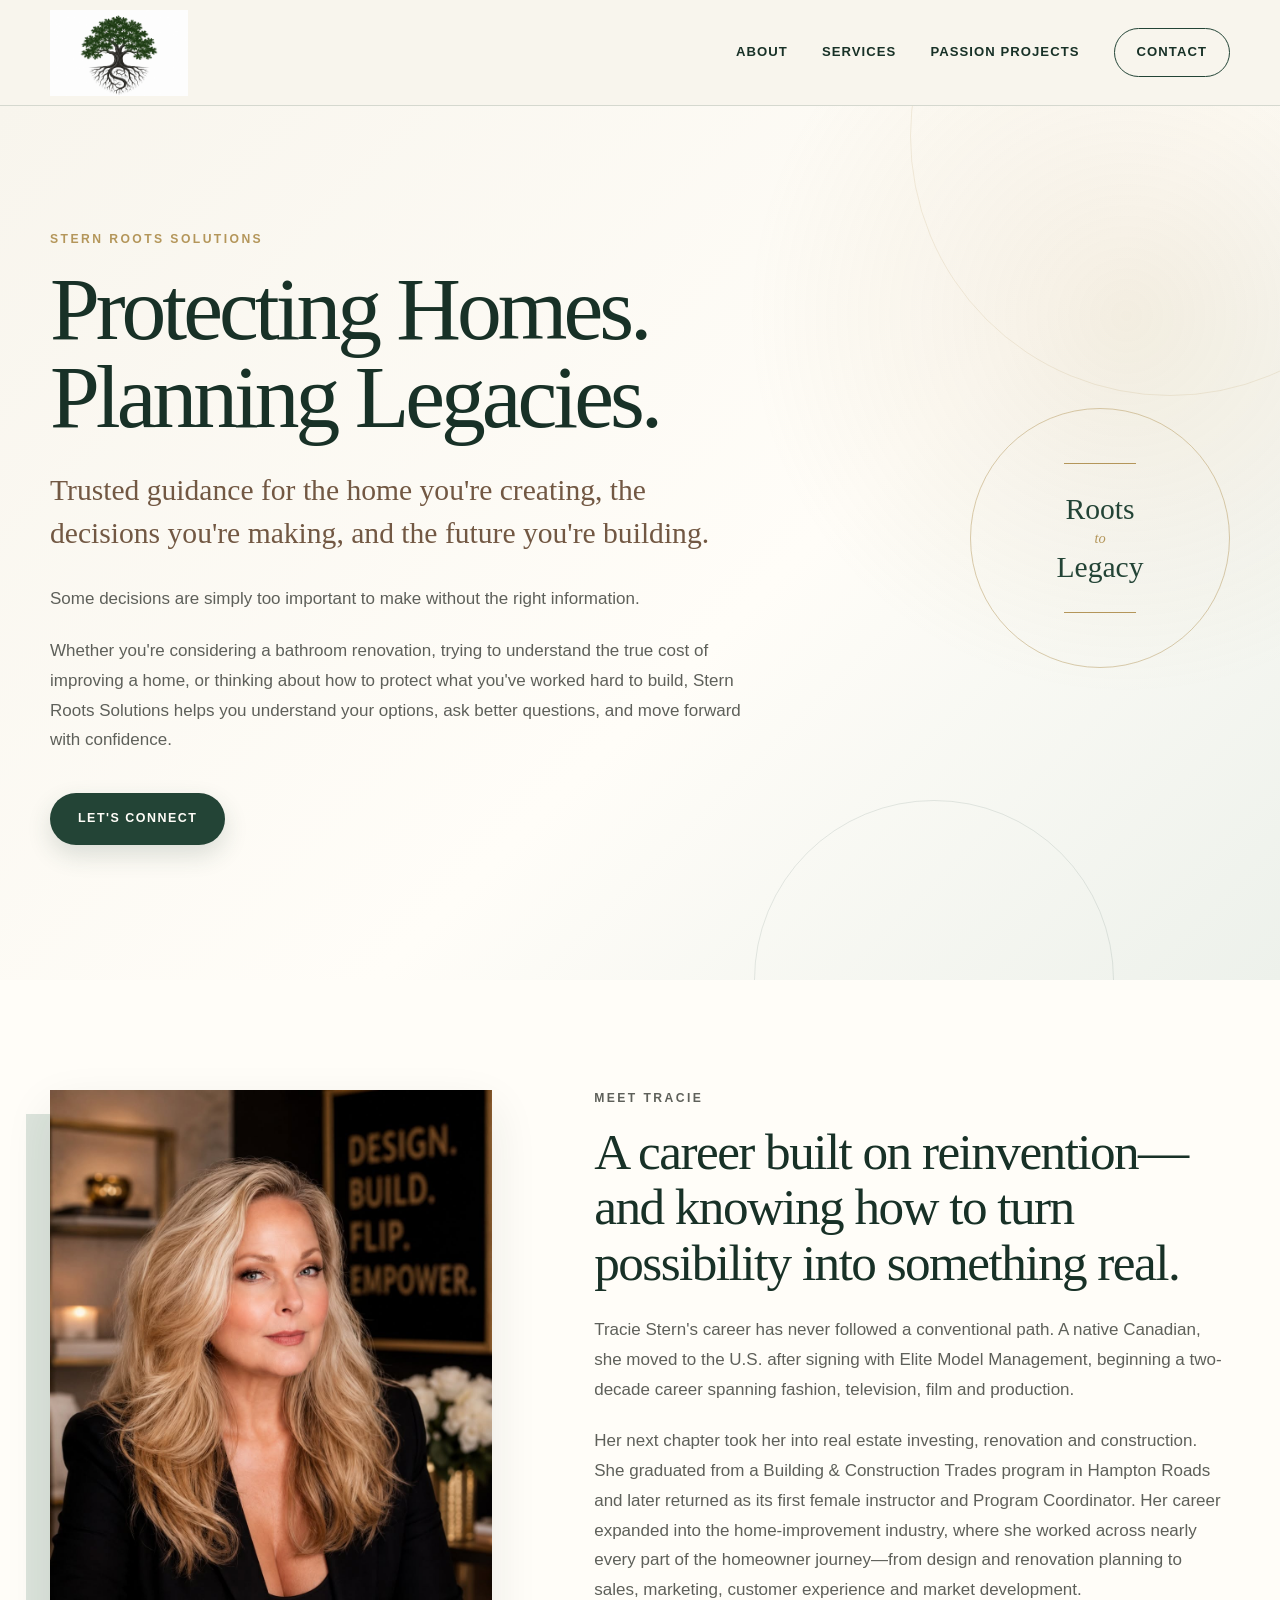
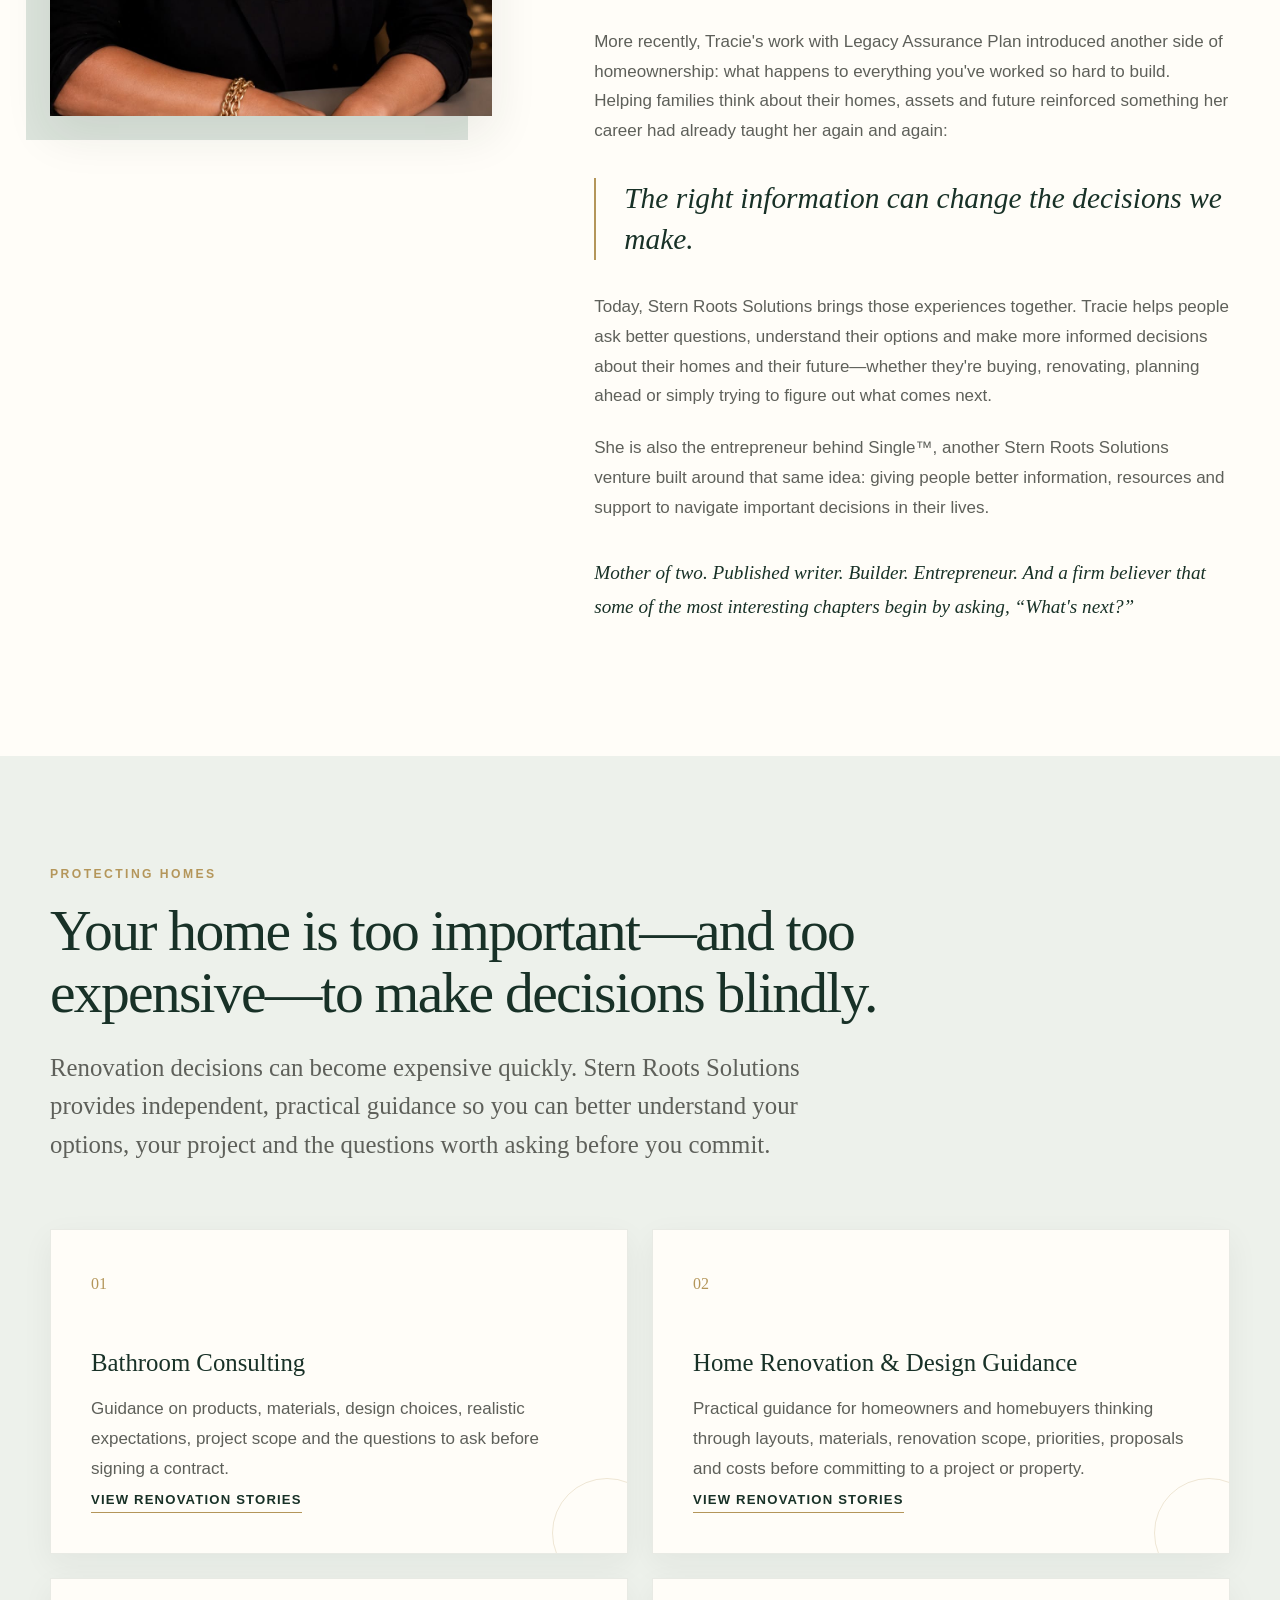
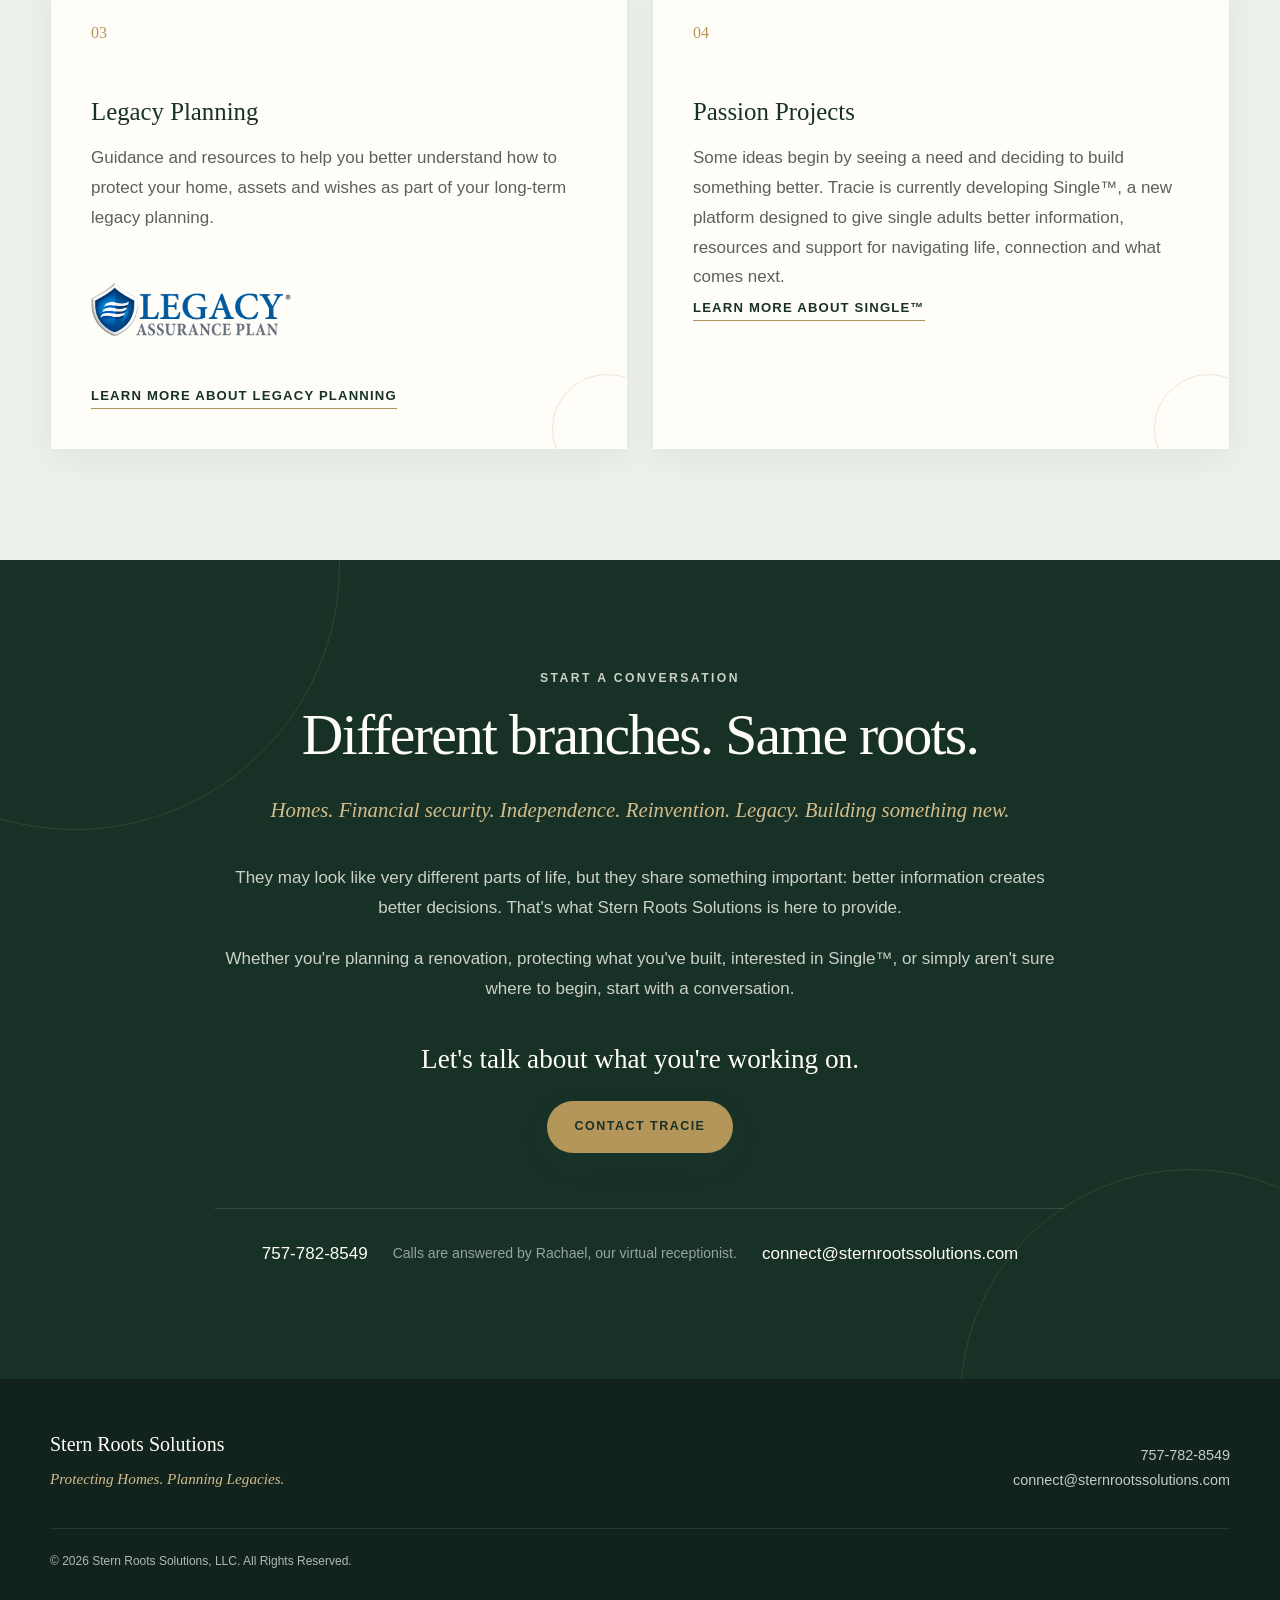
<file: index.html>
<!DOCTYPE html>

<html lang="en">

<head>

    <meta charset="UTF-8">

    <meta name="viewport" content="width=device-width, initial-scale=1.0">



    <title>Stern Roots Solutions | Protecting Homes. Planning Legacies.</title>



    <meta

        name="description"

        content="Stern Roots Solutions provides trusted guidance for home renovation, design, legacy planning, and the decisions that shape what comes next."

    >



    <link rel="stylesheet" href="css/styles.css">

    <link rel="icon" href="favicon.ico" sizes="any">
</head>



<body>



    <!-- HEADER -->

    <header class="site-header">

        <div class="header-inner">



            <a href="#top" class="brand" aria-label="Stern Roots Solutions home">

                <img

                    src="assets/images/stern-roots-logo.jpg"

                    alt="Stern Roots Solutions"

                    class="brand-logo"

                >

            </a>



            <button

                class="menu-toggle"

                type="button"

                aria-label="Open navigation"

                aria-expanded="false"

                aria-controls="site-navigation"

            >

                <span></span>

                <span></span>

                <span></span>

            </button>



            <nav id="site-navigation" class="site-nav" aria-label="Main navigation">

                <a href="#about">About</a>

                <a href="#services">Services</a>

                <a href="#passion-projects">Passion Projects</a>

                <a href="contact.html" class="nav-contact">Contact</a>

            </nav>



        </div>

    </header>





    <main id="top">



        <!-- HERO -->

        <section class="hero">

            <div class="section-inner hero-inner">



                <div class="hero-copy">

                    <p class="eyebrow">Stern Roots Solutions</p>



                    <h1>Protecting Homes.<br>Planning Legacies.</h1>



                    <p class="hero-lead">

                        Trusted guidance for the home you're creating, the decisions

                        you're making, and the future you're building.

                    </p>



                    <div class="hero-body">

                        <p>

                            Some decisions are simply too important to make without

                            the right information.

                        </p>



                        <p>

                            Whether you're considering a bathroom renovation, trying

                            to understand the true cost of improving a home, or thinking

                            about how to protect what you've worked hard to build,

                            Stern Roots Solutions helps you understand your options,

                            ask better questions, and move forward with confidence.

                        </p>

                    </div>



                    

                        <a href="contact.html" class="button button-primary">

                        Let's Connect

                    </a>

                </div>



                <div class="hero-mark" aria-hidden="true">

                    <span>Roots</span>

                    <span>to</span>

                    <span>Legacy</span>

                </div>



            </div>

        </section>





        <!-- ABOUT -->

        <section id="about" class="section about-section">

            <div class="section-inner about-grid">



                <div class="about-photo-wrap">

                    <img

                        src="assets/images/tracie-stern.jpg"

                        alt="Tracie Stern"

                        class="about-photo"

                    >

                </div>



                <div class="about-copy">

                    <p class="eyebrow">Meet Tracie</p>



                    <h2>

                        A career built on reinvention—and knowing how to turn

                        possibility into something real.

                    </h2>



                    <p>

                        Tracie Stern's career has never followed a conventional path.

                        A native Canadian, she moved to the U.S. after signing with

                        Elite Model Management, beginning a two-decade career spanning

                        fashion, television, film and production.

                    </p>



                    <p>

                        Her next chapter took her into real estate investing,

                        renovation and construction. She graduated from a Building

                        &amp; Construction Trades program in Hampton Roads and later

                        returned as its first female instructor and Program Coordinator.

                        Her career expanded into the home-improvement industry, where

                        she worked across nearly every part of the homeowner

                        journey—from design and renovation planning to sales,

                        marketing, customer experience and market development.

                    </p>



                    <p>

                        More recently, Tracie's work with Legacy Assurance Plan

                        introduced another side of homeownership: what happens to

                        everything you've worked so hard to build. Helping families

                        think about their homes, assets and future reinforced something

                        her career had already taught her again and again:

                    </p>



                    <blockquote>

                        The right information can change the decisions we make.

                    </blockquote>



                    <p>

                        Today, Stern Roots Solutions brings those experiences together.

                        Tracie helps people ask better questions, understand their

                        options and make more informed decisions about their homes and

                        their future—whether they're buying, renovating, planning ahead

                        or simply trying to figure out what comes next.

                    </p>



                    <p>

                        She is also the entrepreneur behind Single™, another Stern Roots

                        Solutions venture built around that same idea: giving people

                        better information, resources and support to navigate important

                        decisions in their lives.

                    </p>



                    <p class="about-closing">

                        Mother of two. Published writer. Builder. Entrepreneur. And a

                        firm believer that some of the most interesting chapters begin

                        by asking, “What's next?”

                    </p>

                </div>



            </div>

        </section>





        <!-- PROTECTING HOMES -->

        <section id="services" class="section homes-section">

            <div class="section-inner">



                <div class="section-heading">

                    <p class="eyebrow">Protecting Homes</p>



                    <h2>

                        Your home is too important—and too expensive—to make

                        decisions blindly.

                    </h2>



                    <p class="section-lead">

                        Renovation decisions can become expensive quickly. Stern Roots

                        Solutions provides independent, practical guidance so you can

                        better understand your options, your project and the questions

                        worth asking before you commit.

                    </p>

                </div>



                <div class="service-grid">

                    <article class="service-card">

                        <span class="service-number">01</span>

                        <h3>Bathroom Consulting</h3>

                        <p>

                            Guidance on products, materials, design choices, realistic
                            expectations, project scope and the questions to ask before
                            signing a contract.

                        </p>

                        <a href="renovation-stories.html" class="text-link">
                            View Renovation Stories
                        </a>

                    </article>


                    <article class="service-card">

                        <span class="service-number">02</span>

                        <h3>Home Renovation &amp; Design Guidance</h3>

                        <p>

                            Practical guidance for homeowners and homebuyers thinking
                            through layouts, materials, renovation scope, priorities,
                            proposals and costs before committing to a project or property.

                        </p>

                        <a href="renovation-stories.html" class="text-link">
                            View Renovation Stories
                        </a>

                    </article>


                    <article class="service-card">

                        <span class="service-number">03</span>

                        <h3>Legacy Planning</h3>

                        <p>

                            Guidance and resources to help you better understand how
                            to protect your home, assets and wishes as part of your
                            long-term legacy planning.

                        </p>

                        <img
                            src="assets/images/LAP_Logo_1200x630.png"
                            alt="Legacy Assurance Plan"
                            class="legacy-assurance-logo"
                        >

                        <a href="https://legacyassuranceplan.com/what-is-estate-planning/" class="text-link" target="_blank" rel="noopener noreferrer">
                            Learn More About Legacy Planning
                        </a>

                    </article>

                
                    <article class="service-card" id="passion-projects">

                        <span class="service-number">04</span>

                        <h3>Passion Projects</h3>

                        <p>
                            Some ideas begin by seeing a need and deciding to build
                            something better. Tracie is currently developing Single&trade;,
                            a new platform designed to give single adults better
                            information, resources and support for navigating life,
                            connection and what comes next.
                        </p>

                        <a href="https://www.whatissingle.com/" class="text-link" target="_blank" rel="noopener noreferrer">
                            Learn More About Single&trade;
                        </a>

                    </article>
</div>


                



            </div>

        </section>





        <!-- FINAL CTA -->

        <section class="section final-cta">

            <div class="section-inner final-cta-inner">



                <p class="eyebrow">Start a Conversation</p>



                <h2>Different branches. Same roots.</h2>



                <p class="cta-topics">

                    Homes. Financial security. Independence. Reinvention.

                    Legacy. Building something new.

                </p>



                <p>

                    They may look like very different parts of life, but they share

                    something important: better information creates better decisions.

                    That's what Stern Roots Solutions is here to provide.

                </p>



                <p>

                    Whether you're planning a renovation, protecting what you've built,

                    interested in Single™, or simply aren't sure where to begin,

                    start with a conversation.

                </p>



                <h3>Let's talk about what you're working on.</h3>



                

                        <a href="contact.html" class="button button-primary">

                    Contact Tracie

                </a>



                <div class="direct-contact">

                    <a href="tel:+17577828549">757-782-8549</a>

                    <span>Calls are answered by Rachael, our virtual receptionist.</span>

                    <a href="mailto:connect@sternrootssolutions.com">

                        connect@sternrootssolutions.com

                    </a>

                </div>



            </div>

        </section>



    </main>





    <!-- FOOTER -->

    <footer class="site-footer">

        <div class="section-inner footer-inner">



            <div class="footer-brand">

                <p>Stern Roots Solutions</p>

                <span>Protecting Homes. Planning Legacies.</span>

            </div>



            <div class="footer-contact">

                <a href="tel:+17577828549">757-782-8549</a>

                <a href="mailto:connect@sternrootssolutions.com">

                    connect@sternrootssolutions.com

                </a>

            </div>



            <p class="copyright">

                © 2026 Stern Roots Solutions, LLC. All Rights Reserved.

            </p>



        </div>

    </footer>





    <script src="js/main.js"></script>



</body>

</html>
</file>
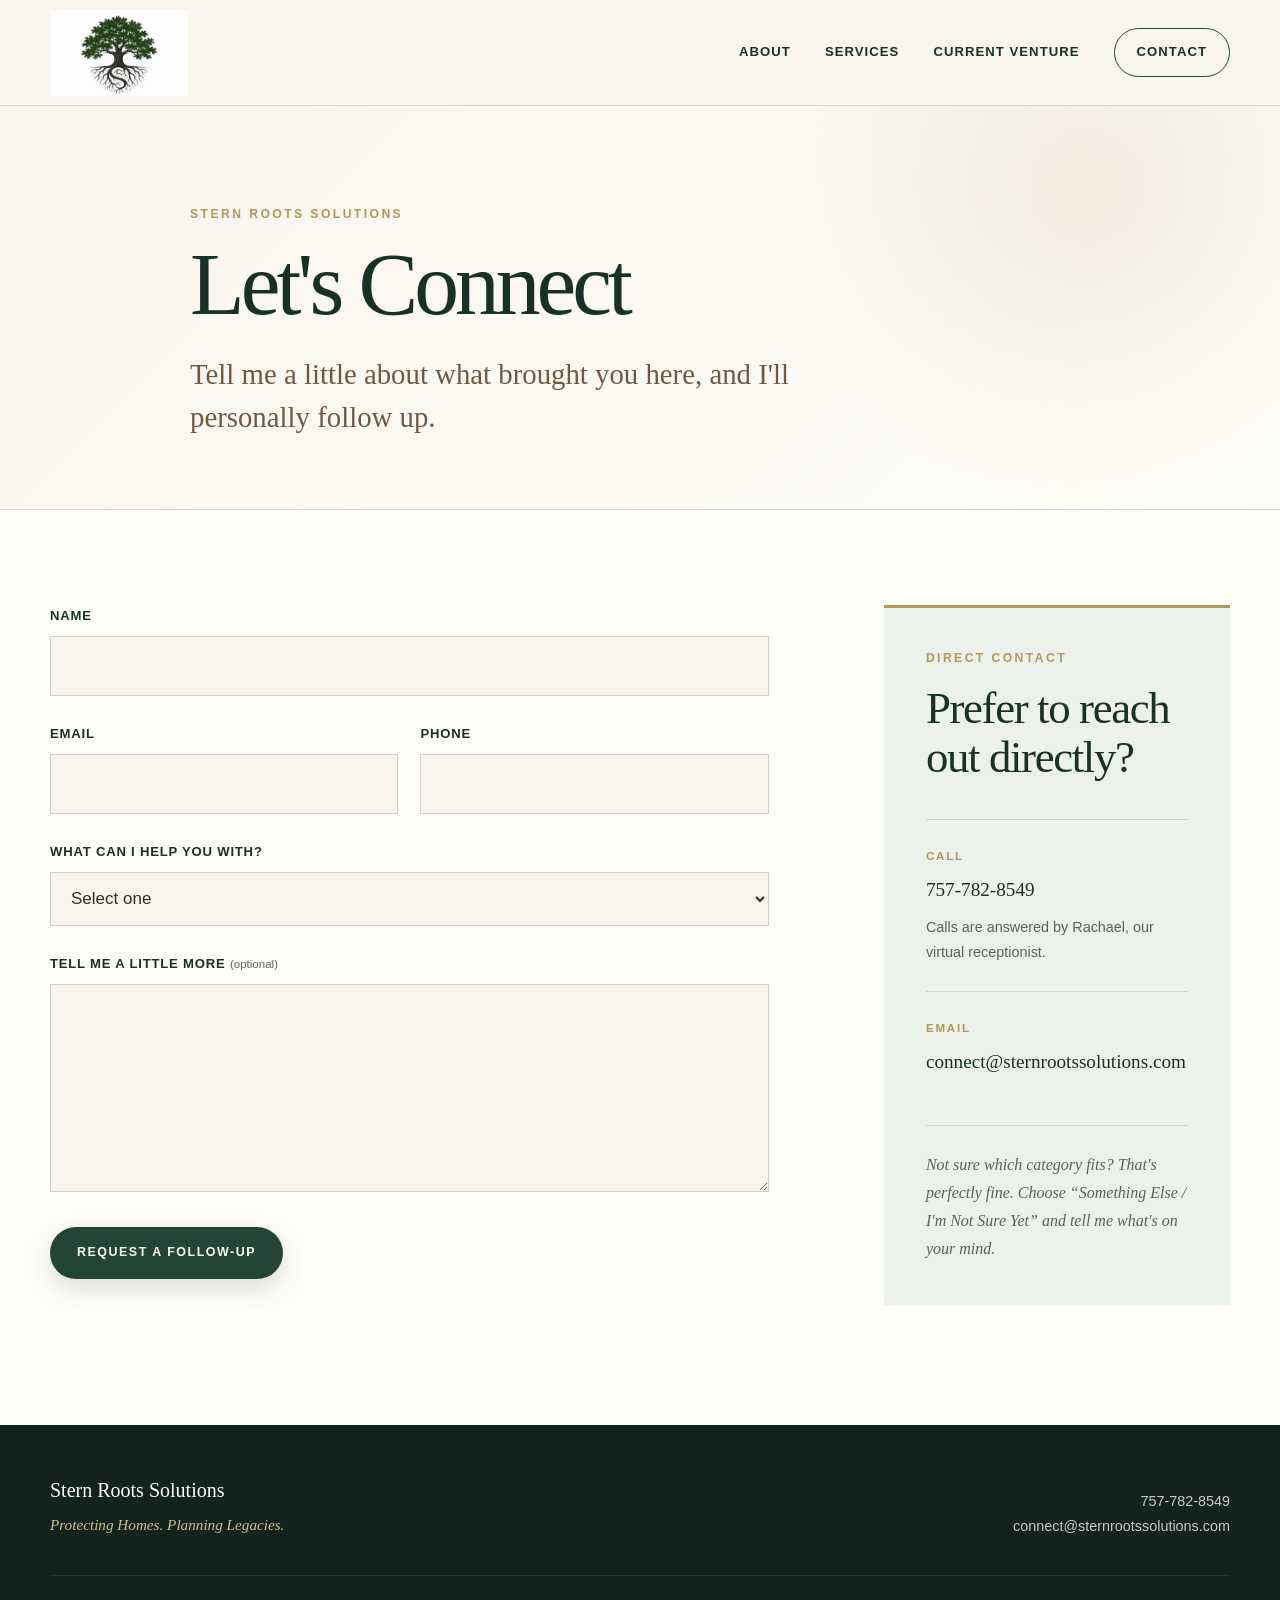
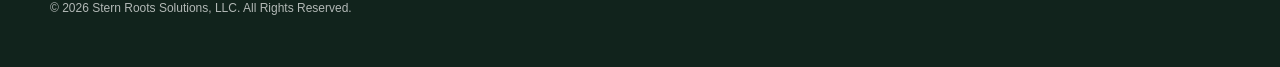
<file: contact.html>
<!DOCTYPE html>
<html lang="en">
<head>
    <meta charset="UTF-8">
    <meta name="viewport" content="width=device-width, initial-scale=1.0">

    <title>Contact | Stern Roots Solutions</title>

    <meta
        name="description"
        content="Connect with Tracie Stern about home renovation and design guidance, legacy information, Single™, or other Stern Roots Solutions services."
    >

    <link rel="stylesheet" href="css/styles.css">
    <link rel="icon" href="favicon.ico" sizes="any">
</head>

<body>

    <header class="site-header">
        <div class="header-inner">

            <a href="index.html" class="brand" aria-label="Stern Roots Solutions home">
                <img
                    src="assets/images/stern-roots-logo.jpg"
                    alt="Stern Roots Solutions"
                    class="brand-logo"
                >
            </a>

            <button
                class="menu-toggle"
                type="button"
                aria-label="Open navigation"
                aria-expanded="false"
                aria-controls="site-navigation"
            >
                <span></span>
                <span></span>
                <span></span>
            </button>

            <nav id="site-navigation" class="site-nav" aria-label="Main navigation">
                <a href="index.html#about">About</a>
                <a href="index.html#services">Services</a>
                <a href="index.html#venture">Current Venture</a>
                <a href="contact.html" class="nav-contact">Contact</a>
            </nav>

        </div>
    </header>


    <main>

        <section class="contact-hero">
            <div class="section-inner contact-hero-inner">

                <p class="eyebrow">Stern Roots Solutions</p>

                <h1>Let's Connect</h1>

                <p class="contact-intro">
                    Tell me a little about what brought you here, and I'll
                    personally follow up.
                </p>

            </div>
        </section>


        <section class="contact-section">
            <div class="section-inner contact-grid">

                <div class="contact-form-wrap">

                    <form id="contact-form" class="contact-form">

                        <div class="form-field">
                            <label for="name">Name</label>
                            <input
                                type="text"
                                id="name"
                                name="name"
                                autocomplete="name"
                                required
                            >
                        </div>

                        <div class="form-row">

                            <div class="form-field">
                                <label for="email">Email</label>
                                <input
                                    type="email"
                                    id="email"
                                    name="email"
                                    autocomplete="email"
                                    required
                                >
                            </div>

                            <div class="form-field">
                                <label for="phone">Phone</label>
                                <input
                                    type="tel"
                                    id="phone"
                                    name="phone"
                                    autocomplete="tel"
                                    required
                                >
                            </div>

                        </div>

                        <div class="form-field">
                            <label for="interest">What can I help you with?</label>

                            <select id="interest" name="interest" required>
                                <option value="" selected disabled>
                                    Select one
                                </option>
                                <option value="Bathroom Consulting">
                                    Bathroom Consulting
                                </option>
                                <option value="Home Renovation & Design">
                                    Home Renovation &amp; Design
                                </option>
                                <option value="Legacy Information">
                                    Legacy Information
                                </option>
                                <option value="Single">
                                    Single™
                                </option>
                                <option value="Something Else / I'm Not Sure Yet">
                                    Something Else / I'm Not Sure Yet
                                </option>
                            </select>
                        </div>

                        <div class="form-field">
                            <label for="message">
                                Tell me a little more
                                <span class="optional">(optional)</span>
                            </label>

                            <textarea
                                id="message"
                                name="message"
                                rows="6"
                            ></textarea>
                        </div>

                        <!-- Reserved for lead-source tracking -->
                        <input type="hidden" id="lead-source" name="lead_source">

                        <button type="submit" class="button button-primary">
                            Request a Follow-Up
                        </button>

                    </form>


                    <div
                        id="contact-success"
                        class="contact-success"
                        hidden
                        aria-live="polite"
                    >
                        <p class="eyebrow">Message Received</p>

                        <h2>Thank you.</h2>

                        <p>
                            Your message has been received. I'll be in touch soon.
                        </p>

                        <p>
                            If you'd prefer to speak with someone, you can also call
                            Stern Roots Solutions at
                            <a href="tel:+17577828549">757-782-8549</a>.
                            Rachael, our virtual receptionist, will be happy to take
                            your information and make sure it reaches me.
                        </p>

                        <p class="success-signoff">— Tracie</p>
                    </div>

                </div>


                <aside class="contact-details">

                    <p class="eyebrow">Direct Contact</p>

                    <h2>Prefer to reach out directly?</h2>

                    <div class="contact-method">
                        <span class="contact-label">Call</span>

                        <a href="tel:+17577828549">
                            757-782-8549
                        </a>

                        <p>
                            Calls are answered by Rachael, our virtual receptionist.
                        </p>
                    </div>

                    <div class="contact-method">
                        <span class="contact-label">Email</span>

                        <a href="mailto:connect@sternrootssolutions.com">
                            connect@sternrootssolutions.com
                        </a>
                    </div>

                    <div class="contact-note">
                        <p>
                            Not sure which category fits? That's perfectly fine.
                            Choose “Something Else / I'm Not Sure Yet” and tell me
                            what's on your mind.
                        </p>
                    </div>

                </aside>

            </div>
        </section>

    </main>


    <footer class="site-footer">
        <div class="section-inner footer-inner">

            <div class="footer-brand">
                <p>Stern Roots Solutions</p>
                <span>Protecting Homes. Planning Legacies.</span>
            </div>

            <div class="footer-contact">
                <a href="tel:+17577828549">757-782-8549</a>
                <a href="mailto:connect@sternrootssolutions.com">
                    connect@sternrootssolutions.com
                </a>
            </div>

            <p class="copyright">
                © 2026 Stern Roots Solutions, LLC. All Rights Reserved.
            </p>

        </div>
    </footer>


    <script src="js/main.js"></script>

</body>
</html>
</file>
<file: css/styles.css>
/* =========================================================
   STERN ROOTS SOLUTIONS
   Protecting Homes. Planning Legacies.
   ========================================================= */

:root {
    --forest: #234436;
    --forest-dark: #183127;
    --forest-soft: #365d4c;

    --gold: #b4965a;
    --gold-light: #d2bd8b;

    --brown: #725843;
    --brown-soft: #9a8069;

    --ivory: #f8f5ed;
    --ivory-deep: #efe9dc;
    --white: #fffdf8;

    --sage: #dce4dc;
    --sage-light: #edf1eb;

    --charcoal: #2f302d;
    --text-soft: #5e605a;

    --border: rgba(35, 68, 54, 0.16);
    --shadow: 0 18px 45px rgba(31, 45, 37, 0.09);

    --serif: Georgia, "Times New Roman", serif;
    --sans: Arial, Helvetica, sans-serif;

    --max-width: 1180px;
}


/* =========================================================
   RESET
   ========================================================= */

*,
*::before,
*::after {
    box-sizing: border-box;
}

html {
    scroll-behavior: smooth;
}

body {
    margin: 0;
    background: var(--ivory);
    color: var(--charcoal);
    font-family: var(--sans);
    font-size: 17px;
    line-height: 1.75;
}

img {
    display: block;
    max-width: 100%;
}

a {
    color: inherit;
}

button,
input,
select,
textarea {
    font: inherit;
}


/* =========================================================
   GLOBAL TYPOGRAPHY
   ========================================================= */

h1,
h2,
h3,
blockquote {
    font-family: var(--serif);
    color: var(--forest-dark);
}

h1,
h2,
h3,
p {
    margin-top: 0;
}

h1 {
    margin-bottom: 28px;
    font-size: clamp(3.2rem, 7vw, 6.4rem);
    font-weight: 400;
    line-height: 0.98;
    letter-spacing: -0.045em;
}

h2 {
    margin-bottom: 25px;
    font-size: clamp(2.3rem, 4.5vw, 4.25rem);
    font-weight: 400;
    line-height: 1.08;
    letter-spacing: -0.03em;
}

h3 {
    font-size: 1.55rem;
    font-weight: 400;
    line-height: 1.25;
}

p {
    margin-bottom: 22px;
}

blockquote {
    margin: 32px 0;
    padding-left: 28px;
    border-left: 2px solid var(--gold);
    font-size: clamp(1.45rem, 2.3vw, 2rem);
    font-style: italic;
    line-height: 1.4;
}

.eyebrow {
    margin-bottom: 17px;
    color: var(--gold);
    font-size: 0.76rem;
    font-weight: 700;
    letter-spacing: 0.2em;
    line-height: 1.4;
    text-transform: uppercase;
}

.section-lead {
    max-width: 820px;
    color: var(--text-soft);
    font-family: var(--serif);
    font-size: clamp(1.2rem, 2vw, 1.55rem);
    line-height: 1.55;
}

.section-inner {
    width: min(calc(100% - 48px), var(--max-width));
    margin: 0 auto;
}

.section-inner.narrow {
    max-width: 900px;
}

.section {
    padding: 110px 0;
}


/* =========================================================
   HEADER
   ========================================================= */

.site-header {
    position: sticky;
    z-index: 1000;
    top: 0;
    background: rgba(248, 245, 237, 0.96);
    border-bottom: 1px solid var(--border);
    backdrop-filter: blur(12px);
}

.header-inner {
    display: flex;
    width: min(calc(100% - 48px), var(--max-width));
    min-height: 105px;
    margin: 0 auto;
    align-items: center;
    justify-content: space-between;
    gap: 40px;
}

.brand {
    display: block;
    flex: 0 0 auto;
}

.brand-logo {
    width: 215px;
    height: 86px;
    object-fit: contain;
    object-position: left center;
}

.site-nav {
    display: flex;
    align-items: center;
    gap: 34px;
}

.site-nav a {
    color: var(--forest-dark);
    font-size: 0.82rem;
    font-weight: 600;
    letter-spacing: 0.08em;
    text-decoration: none;
    text-transform: uppercase;
    transition: color 160ms ease;
}

.site-nav a:hover {
    color: var(--gold);
}

.site-nav .nav-contact {
    padding: 12px 22px;
    border: 1px solid var(--forest);
    border-radius: 999px;
}

.site-nav .nav-contact:hover {
    background: var(--forest);
    color: var(--white);
}

.menu-toggle {
    display: none;
    width: 44px;
    height: 44px;
    padding: 10px;
    background: transparent;
    border: 0;
    cursor: pointer;
}

.menu-toggle span {
    display: block;
    height: 2px;
    margin: 5px 0;
    background: var(--forest-dark);
}


/* =========================================================
   BUTTONS / LINKS
   ========================================================= */

.button {
    display: inline-flex;
    min-height: 52px;
    padding: 14px 27px;
    align-items: center;
    justify-content: center;
    border: 1px solid transparent;
    border-radius: 999px;
    font-size: 0.78rem;
    font-weight: 700;
    letter-spacing: 0.12em;
    text-decoration: none;
    text-transform: uppercase;
    transition:
        transform 160ms ease,
        background 160ms ease,
        color 160ms ease,
        box-shadow 160ms ease;
}

.button:hover {
    transform: translateY(-2px);
}

.button-primary {
    background: var(--forest);
    color: var(--white);
    box-shadow: 0 10px 25px rgba(35, 68, 54, 0.16);
}

.button-primary:hover {
    background: var(--forest-dark);
    box-shadow: 0 14px 30px rgba(35, 68, 54, 0.22);
}

.text-link {
    display: inline-block;
    color: var(--forest-dark);
    border-bottom: 1px solid var(--gold);
    font-size: 0.82rem;
    font-weight: 700;
    letter-spacing: 0.09em;
    text-decoration: none;
    text-transform: uppercase;
}

.text-link:hover {
    color: var(--gold);
}


/* =========================================================
   HERO
   ========================================================= */

.hero {
    position: relative;
    overflow: hidden;
    padding: 125px 0 135px;
    background:
        radial-gradient(
            circle at 88% 24%,
            rgba(180, 150, 90, 0.14),
            transparent 29%
        ),
        linear-gradient(
            135deg,
            var(--ivory) 0%,
            var(--white) 58%,
            var(--sage-light) 100%
        );
}

.hero::before {
    position: absolute;
    top: -230px;
    right: -150px;
    width: 520px;
    height: 520px;
    border: 1px solid rgba(180, 150, 90, 0.16);
    border-radius: 50%;
    content: "";
}

.hero::after {
    position: absolute;
    right: 13%;
    bottom: -180px;
    width: 360px;
    height: 360px;
    border: 1px solid rgba(35, 68, 54, 0.11);
    border-radius: 50%;
    content: "";
}

.hero-inner {
    position: relative;
    z-index: 1;
    display: grid;
    grid-template-columns: minmax(0, 1.5fr) minmax(250px, 0.5fr);
    align-items: center;
    gap: 80px;
}

.hero-copy {
    max-width: 790px;
}

.hero-lead {
    max-width: 700px;
    margin-bottom: 30px;
    color: var(--brown);
    font-family: var(--serif);
    font-size: clamp(1.35rem, 2.5vw, 1.85rem);
    line-height: 1.45;
}

.hero-body {
    max-width: 720px;
    margin-bottom: 38px;
    color: var(--text-soft);
}

.hero-mark {
    display: flex;
    position: relative;
    width: 260px;
    height: 260px;
    align-items: center;
    justify-content: center;
    flex-direction: column;
    justify-self: end;
    color: var(--forest);
    border: 1px solid rgba(180, 150, 90, 0.48);
    border-radius: 50%;
    font-family: var(--serif);
    line-height: 1.15;
    text-align: center;
}

.hero-mark::before,
.hero-mark::after {
    position: absolute;
    width: 72px;
    height: 1px;
    background: var(--gold);
    content: "";
}

.hero-mark::before {
    top: 54px;
}

.hero-mark::after {
    bottom: 54px;
}

.hero-mark span:first-child,
.hero-mark span:last-child {
    font-size: 1.85rem;
}

.hero-mark span:nth-child(2) {
    margin: 4px 0;
    color: var(--gold);
    font-size: 0.9rem;
    font-style: italic;
}


/* =========================================================
   ABOUT
   ========================================================= */

.about-section {
    background: var(--white);
}

.about-grid {
    display: grid;
    grid-template-columns: minmax(320px, 0.82fr) minmax(0, 1.18fr);
    align-items: start;
    gap: clamp(55px, 8vw, 105px);
}

.about-photo-wrap {
    position: sticky;
    top: 145px;
}

.about-photo-wrap::before {
    position: absolute;
    z-index: 0;
    top: 24px;
    left: -24px;
    width: 100%;
    height: 100%;
    background: var(--sage);
    content: "";
}

.about-photo {
    position: relative;
    z-index: 1;
    width: 100%;
    min-height: 590px;
    object-fit: cover;
    box-shadow: var(--shadow);
}

.about-copy h2 {
    font-size: clamp(2.2rem, 4vw, 3.6rem);
}

.about-copy > p {
    color: var(--text-soft);
}

.about-closing {
    margin-top: 34px;
    color: var(--forest-dark) !important;
    font-family: var(--serif);
    font-size: 1.2rem;
    font-style: italic;
}


/* =========================================================
   SERVICES INTRO
   ========================================================= */

.services-intro {
    padding-bottom: 75px;
    background: var(--forest-dark);
    text-align: center;
}

.services-intro h2 {
    color: var(--white);
}

.services-intro .section-lead {
    margin-right: auto;
    margin-left: auto;
    color: rgba(255, 253, 248, 0.76);
}


/* =========================================================
   PROTECTING HOMES
   ========================================================= */

.homes-section {
    background: var(--sage-light);
}

.section-heading {
    max-width: 880px;
    margin-bottom: 65px;
}

.service-grid {
    display: grid;
    grid-template-columns: repeat(2, minmax(0, 1fr));
    gap: 24px;
}

.service-card {
    position: relative;
    min-height: 300px;
    padding: 40px;
    overflow: hidden;
    background: var(--white);
    border: 1px solid rgba(35, 68, 54, 0.1);
    box-shadow: 0 10px 30px rgba(31, 45, 37, 0.055);
}

.service-card::after {
    position: absolute;
    right: -35px;
    bottom: -35px;
    width: 110px;
    height: 110px;
    border: 1px solid rgba(180, 150, 90, 0.23);
    border-radius: 50%;
    content: "";
}

.service-number {
    display: block;
    margin-bottom: 50px;
    color: var(--gold);
    font-family: var(--serif);
    font-size: 1rem;
}

.service-card h3 {
    margin-bottom: 15px;
}

.service-card p {
    margin-bottom: 0;
    color: var(--text-soft);
}

.statement-panel {
    display: grid;
    margin-top: 45px;
    padding: 42px 48px;
    background: var(--forest);
    grid-template-columns: minmax(0, 1fr) auto;
    align-items: center;
    gap: 50px;
}

.statement-panel p {
    max-width: 760px;
    margin: 0;
    color: var(--white);
    font-family: var(--serif);
    font-size: clamp(1.3rem, 2.3vw, 1.75rem);
    line-height: 1.45;
}

.statement-panel .text-link {
    color: var(--white);
}


/* =========================================================
   LEGACY
   ========================================================= */

.legacy-section {
    position: relative;
    overflow: hidden;
    background: var(--ivory-deep);
}

.legacy-section::after {
    position: absolute;
    top: 50%;
    left: -170px;
    width: 400px;
    height: 400px;
    border: 1px solid rgba(180, 150, 90, 0.18);
    border-radius: 50%;
    content: "";
    transform: translateY(-50%);
}

.legacy-grid {
    position: relative;
    z-index: 1;
    display: grid;
    grid-template-columns: minmax(0, 0.9fr) minmax(0, 1.1fr);
    gap: clamp(60px, 9vw, 120px);
}

.legacy-heading h2 {
    margin-bottom: 0;
}

.legacy-copy {
    padding-top: 43px;
    color: var(--text-soft);
}

.button-row {
    margin-top: 36px;
}


/* =========================================================
   SINGLE VENTURE
   ========================================================= */

.venture-section {
    background: var(--white);
}

.venture-inner {
    display: grid;
    grid-template-columns: 245px minmax(0, 1fr);
    gap: clamp(50px, 8vw, 100px);
}

.venture-label {
    padding-top: 15px;
}

.venture-label span {
    display: block;
}

.venture-label span:first-child {
    margin-bottom: 11px;
    color: var(--gold);
    font-size: 0.75rem;
    font-weight: 700;
    letter-spacing: 0.16em;
    text-transform: uppercase;
}

.venture-label span:last-child {
    max-width: 180px;
    padding-top: 14px;
    color: var(--text-soft);
    border-top: 1px solid var(--gold-light);
    font-family: var(--serif);
    font-size: 1rem;
    font-style: italic;
    line-height: 1.4;
}

.venture-content {
    max-width: 790px;
}

.single-wordmark {
    margin-bottom: 14px;
    color: var(--forest);
    font-family: var(--serif);
    font-size: 1.5rem;
    letter-spacing: 0.04em;
}

.venture-content > p {
    color: var(--text-soft);
}

.venture-home {
    margin-top: 55px;
    padding: 42px;
    background: var(--sage-light);
    border-left: 3px solid var(--gold);
}

.venture-home h3 {
    margin-bottom: 20px;
}

.venture-home p:last-child {
    margin-bottom: 0;
}

.venture-highlight {
    color: var(--forest-dark);
    font-family: var(--serif);
    font-size: 1.45rem;
    font-style: italic;
}


/* =========================================================
   FINAL CTA
   ========================================================= */

.final-cta {
    position: relative;
    overflow: hidden;
    background: var(--forest-dark);
    text-align: center;
}

.final-cta::before,
.final-cta::after {
    position: absolute;
    border: 1px solid rgba(210, 189, 139, 0.13);
    border-radius: 50%;
    content: "";
}

.final-cta::before {
    top: -260px;
    left: -190px;
    width: 530px;
    height: 530px;
}

.final-cta::after {
    right: -140px;
    bottom: -250px;
    width: 460px;
    height: 460px;
}

.final-cta-inner {
    position: relative;
    z-index: 1;
    max-width: 850px;
}

.final-cta h2,
.final-cta h3 {
    color: var(--white);
}

.final-cta h3 {
    margin: 38px 0 25px;
    font-size: 1.7rem;
}

.final-cta p {
    color: rgba(255, 253, 248, 0.78);
}

.cta-topics {
    margin-bottom: 35px;
    color: var(--gold-light) !important;
    font-family: var(--serif);
    font-size: 1.3rem;
    font-style: italic;
}

.final-cta .button-primary {
    background: var(--gold);
    color: var(--forest-dark);
}

.final-cta .button-primary:hover {
    background: var(--gold-light);
}

.direct-contact {
    display: flex;
    margin-top: 55px;
    padding-top: 30px;
    align-items: center;
    justify-content: center;
    flex-wrap: wrap;
    gap: 12px 25px;
    border-top: 1px solid rgba(255, 255, 255, 0.13);
}

.direct-contact a {
    color: var(--white);
    text-decoration: none;
}

.direct-contact span {
    color: rgba(255, 255, 255, 0.55);
    font-size: 0.88rem;
}


/* =========================================================
   FOOTER
   ========================================================= */

.site-footer {
    padding: 48px 0;
    background: #11231c;
    color: rgba(255, 255, 255, 0.68);
}

.footer-inner {
    display: grid;
    grid-template-columns: 1fr auto;
    align-items: end;
    gap: 25px 50px;
}

.footer-brand p {
    margin-bottom: 2px;
    color: var(--white);
    font-family: var(--serif);
    font-size: 1.25rem;
}

.footer-brand span {
    color: var(--gold-light);
    font-family: var(--serif);
    font-size: 0.95rem;
    font-style: italic;
}

.footer-contact {
    display: flex;
    flex-direction: column;
    align-items: flex-end;
}

.footer-contact a {
    color: rgba(255, 255, 255, 0.76);
    font-size: 0.9rem;
    text-decoration: none;
}

.copyright {
    grid-column: 1 / -1;
    margin: 10px 0 0;
    padding-top: 22px;
    border-top: 1px solid rgba(255, 255, 255, 0.09);
    font-size: 0.75rem;
}


/* =========================================================
   RESPONSIVE
   ========================================================= */

@media (max-width: 900px) {

    .section {
        padding: 85px 0;
    }

    .hero {
        padding: 90px 0;
    }

    .hero-inner {
        grid-template-columns: 1fr;
        gap: 60px;
    }

    .hero-mark {
        width: 220px;
        height: 220px;
        justify-self: start;
    }

    .about-grid,
    .legacy-grid {
        grid-template-columns: 1fr;
    }

    .about-photo-wrap {
        position: relative;
        top: auto;
        max-width: 570px;
    }

    .about-photo {
        min-height: 0;
    }

    .legacy-copy {
        padding-top: 0;
    }

    .venture-inner {
        grid-template-columns: 1fr;
        gap: 35px;
    }

    .venture-label span:last-child {
        max-width: none;
    }

}


@media (max-width: 760px) {

    body {
        font-size: 16px;
    }

    .section-inner,
    .header-inner {
        width: min(calc(100% - 32px), var(--max-width));
    }

    .header-inner {
        min-height: 88px;
    }

    .brand-logo {
        width: 175px;
        height: 70px;
    }

    .menu-toggle {
        display: block;
    }

    .site-nav {
        display: none;
        position: absolute;
        top: 88px;
        right: 0;
        left: 0;
        padding: 25px 24px 30px;
        background: var(--ivory);
        border-bottom: 1px solid var(--border);
        flex-direction: column;
        align-items: stretch;
        gap: 0;
        box-shadow: 0 15px 30px rgba(31, 45, 37, 0.08);
    }

    .site-nav.is-open {
        display: flex;
    }

    .site-nav a {
        padding: 14px 0;
        border-bottom: 1px solid var(--border);
    }

    .site-nav .nav-contact {
        margin-top: 16px;
        padding: 12px 20px;
        border-bottom: 1px solid var(--forest);
        text-align: center;
    }

    h1 {
        font-size: clamp(3rem, 15vw, 4.5rem);
    }

    h2 {
        font-size: clamp(2.15rem, 10vw, 3.25rem);
    }

    .hero {
        padding: 75px 0 85px;
    }

    .hero-mark {
        display: none;
    }

    .about-grid {
        gap: 60px;
    }

    .about-photo-wrap::before {
        top: 14px;
        left: -14px;
    }

    .service-grid {
        grid-template-columns: 1fr;
    }

    .service-card {
        min-height: auto;
        padding: 32px;
    }

    .service-number {
        margin-bottom: 32px;
    }

    .statement-panel {
        grid-template-columns: 1fr;
        padding: 34px;
        gap: 25px;
    }

    .venture-home {
        padding: 30px;
    }

    .direct-contact {
        flex-direction: column;
    }

    .footer-inner {
        grid-template-columns: 1fr;
    }

    .footer-contact {
        align-items: flex-start;
    }

}


@media (max-width: 480px) {

    .section {
        padding: 70px 0;
    }

    .hero {
        padding: 65px 0 75px;
    }

    .service-card,
    .statement-panel,
    .venture-home {
        padding: 27px;
    }

}
/* =========================================================
   CONTACT PAGE
   ========================================================= */

.contact-hero {
    padding: 100px 0 70px;
    background:
        radial-gradient(
            circle at 85% 20%,
            rgba(180, 150, 90, 0.14),
            transparent 28%
        ),
        linear-gradient(
            135deg,
            var(--ivory) 0%,
            var(--white) 100%
        );
    border-bottom: 1px solid var(--border);
}

.contact-hero-inner {
    max-width: 900px;
}

.contact-hero h1 {
    margin-bottom: 25px;
}

.contact-intro {
    max-width: 680px;
    margin-bottom: 0;
    color: var(--brown);
    font-family: var(--serif);
    font-size: clamp(1.35rem, 2.5vw, 1.8rem);
    line-height: 1.5;
}

.contact-section {
    padding: 95px 0 120px;
    background: var(--white);
}

.contact-grid {
    display: grid;
    grid-template-columns: minmax(0, 1.35fr) minmax(300px, 0.65fr);
    align-items: start;
    gap: clamp(60px, 9vw, 115px);
}

.contact-form {
    display: flex;
    flex-direction: column;
    gap: 27px;
}

.form-row {
    display: grid;
    grid-template-columns: repeat(2, minmax(0, 1fr));
    gap: 22px;
}

.form-field {
    display: flex;
    flex-direction: column;
    gap: 8px;
}

.form-field label {
    color: var(--forest-dark);
    font-size: 0.82rem;
    font-weight: 700;
    letter-spacing: 0.06em;
    text-transform: uppercase;
}

.optional {
    color: var(--text-soft);
    font-size: 0.72rem;
    font-weight: 400;
    letter-spacing: 0;
    text-transform: none;
}

.form-field input,
.form-field select,
.form-field textarea {
    width: 100%;
    padding: 14px 16px;
    background: var(--ivory);
    color: var(--charcoal);
    border: 1px solid rgba(35, 68, 54, 0.2);
    border-radius: 0;
    outline: none;
    transition:
        border-color 160ms ease,
        box-shadow 160ms ease,
        background 160ms ease;
}

.form-field input,
.form-field select {
    min-height: 54px;
}

.form-field textarea {
    resize: vertical;
}

.form-field input:focus,
.form-field select:focus,
.form-field textarea:focus {
    background: var(--white);
    border-color: var(--gold);
    box-shadow: 0 0 0 3px rgba(180, 150, 90, 0.12);
}

.contact-form .button {
    align-self: flex-start;
    margin-top: 8px;
    border: 0;
    cursor: pointer;
}

.contact-details {
    padding: 42px;
    background: var(--sage-light);
    border-top: 3px solid var(--gold);
}

.contact-details h2 {
    margin-bottom: 38px;
    font-size: clamp(2rem, 3.5vw, 2.8rem);
}

.contact-method {
    padding: 26px 0;
    border-top: 1px solid var(--border);
}

.contact-label {
    display: block;
    margin-bottom: 7px;
    color: var(--gold);
    font-size: 0.72rem;
    font-weight: 700;
    letter-spacing: 0.16em;
    text-transform: uppercase;
}

.contact-method > a {
    color: var(--forest-dark);
    font-family: var(--serif);
    font-size: 1.2rem;
    text-decoration: none;
}

.contact-method > a:hover {
    color: var(--gold);
}

.contact-method p {
    margin: 8px 0 0;
    color: var(--text-soft);
    font-size: 0.9rem;
}

.contact-note {
    margin-top: 20px;
    padding: 25px 0 0;
    border-top: 1px solid var(--border);
}

.contact-note p {
    margin: 0;
    color: var(--text-soft);
    font-family: var(--serif);
    font-size: 1rem;
    font-style: italic;
}

.contact-success {
    padding: 45px;
    background: var(--sage-light);
    border-left: 3px solid var(--gold);
}

.contact-success h2 {
    margin-bottom: 20px;
}

.contact-success a {
    color: var(--forest);
}

.success-signoff {
    margin-top: 30px;
    margin-bottom: 0;
    color: var(--forest-dark);
    font-family: var(--serif);
    font-size: 1.2rem;
    font-style: italic;
}


/* Contact responsive */

@media (max-width: 850px) {

    .contact-grid {
        grid-template-columns: 1fr;
    }

    .contact-details {
        max-width: 600px;
    }

}

@media (max-width: 600px) {

    .contact-hero {
        padding: 70px 0 55px;
    }

    .contact-section {
        padding: 70px 0 85px;
    }

    .form-row {
        grid-template-columns: 1fr;
    }

    .contact-details,
    .contact-success {
        padding: 30px;
    }

    .contact-form .button {
        width: 100%;
    }

}
/* Legacy Assurance Plan logo */
.legacy-assurance-logo {
    display: block;
    width: min(200px, 70%);
    height: auto;
    margin: 24px 0 18px;
    object-fit: contain;
}
</file>
